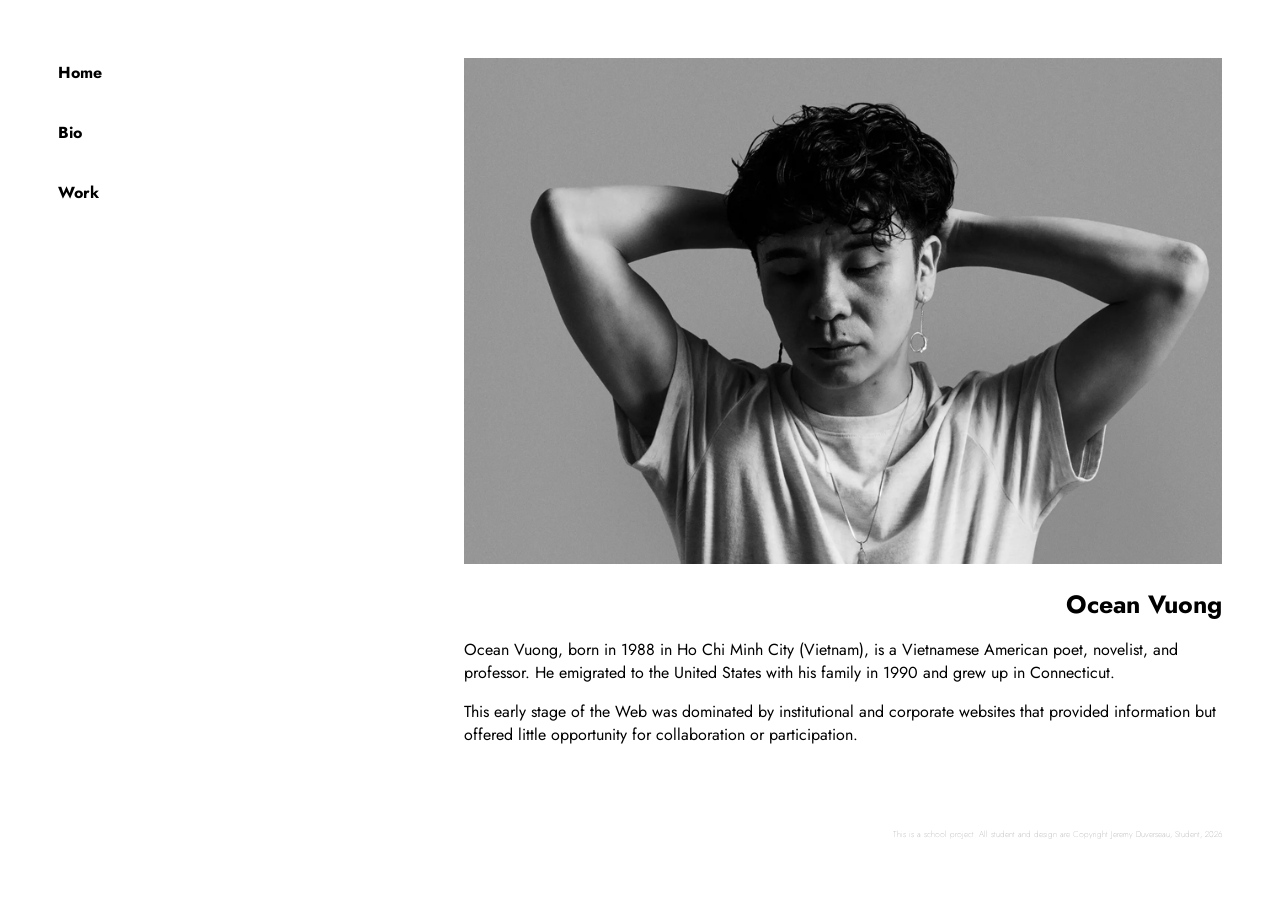
<file: assessments/Assessement_03/index.html>
<!doctype html>
<html lang="en">
  <head>
    <meta charset="UTF-8" />
    <meta name="viewport" content="width=device-width, initial-scale=1.0" />
    <title>Ocean Young</title>

    <!-- Meta Description for SEO-->
    <meta
      name="Description"
      content="Explore the work of Ocean Vuong, award winning poet and novelist, author of 'on Earth We're Briefly Gorgeous' and 'Time Is a Mother', explore love, loss, and identity with profound beauty"
    />

    <!--Open Graph for Social Sharing-->
    <meta property="og:title" content="Ocean Vuong" />
    <meta
      property="og:Description"
      content="Explore the work of Ocean Vuong, award winning poet and novelist, author of 'on Earth We're Briefly Gorgeous' and 'Time Is a Mother', explore love, loss, and identity with profound beauty"
    />

    <!--Author and Copyright-->
    <meta name="author" content="Your Name" />
    <meta name="Copyright" content="Your name, student project, 2026" />

    <!-- External Stylesheet-->
    <link rel="stylesheet" href="styles.css" />

    <!--Font importation-->
    <link rel="preconnect" href="https://fonts.googleapis.com" />
    <link rel="preconnect" href="https://fonts.gstatic.com" crossorigin />
    <link
      href="https://fonts.googleapis.com/css2?family=Jost:ital,wght@0,100..900;1,100..900&display=swap"
      rel="stylesheet"
    />
  </head>

  <body>
    <!--Navigation-->
    <nav>
      <a href="index.html">Home</a><br />
      <a href="bio.html">Bio</a><br />
      <a href="work.html">Work</a>
    </nav>

    <!-- Main Wrapper-->
    <div id="wrapper">
      <header>
        <img src="assets/Home.jpg" alt="Portrait of Ocean Vuong" />
        <h1>Ocean Vuong</h1>
      </header>

      <!--Main Content-->
      <main>
        <article>
          <p>
            <em>Ocean Vuong</em>, born in 1988 in Ho Chi Minh City (Vietnam), is
            a Vietnamese American poet, novelist, and professor. He emigrated to
            the United States with his family in 1990 and grew up in
            Connecticut.
          </p>
          <p>
            This early stage of the Web was dominated by institutional and
            corporate websites that provided information but offered little
            opportunity for collaboration or participation.
          </p>
        </article>
      </main>

      <!--Footer-->
      <footer>
        <small>
          <em
            >This is a school project. All student and design are Copyright
            Jeremy Duverseau, Student, 2026</em
          >
        </small>
      </footer>
    </div>
  </body>
</html>
</file>
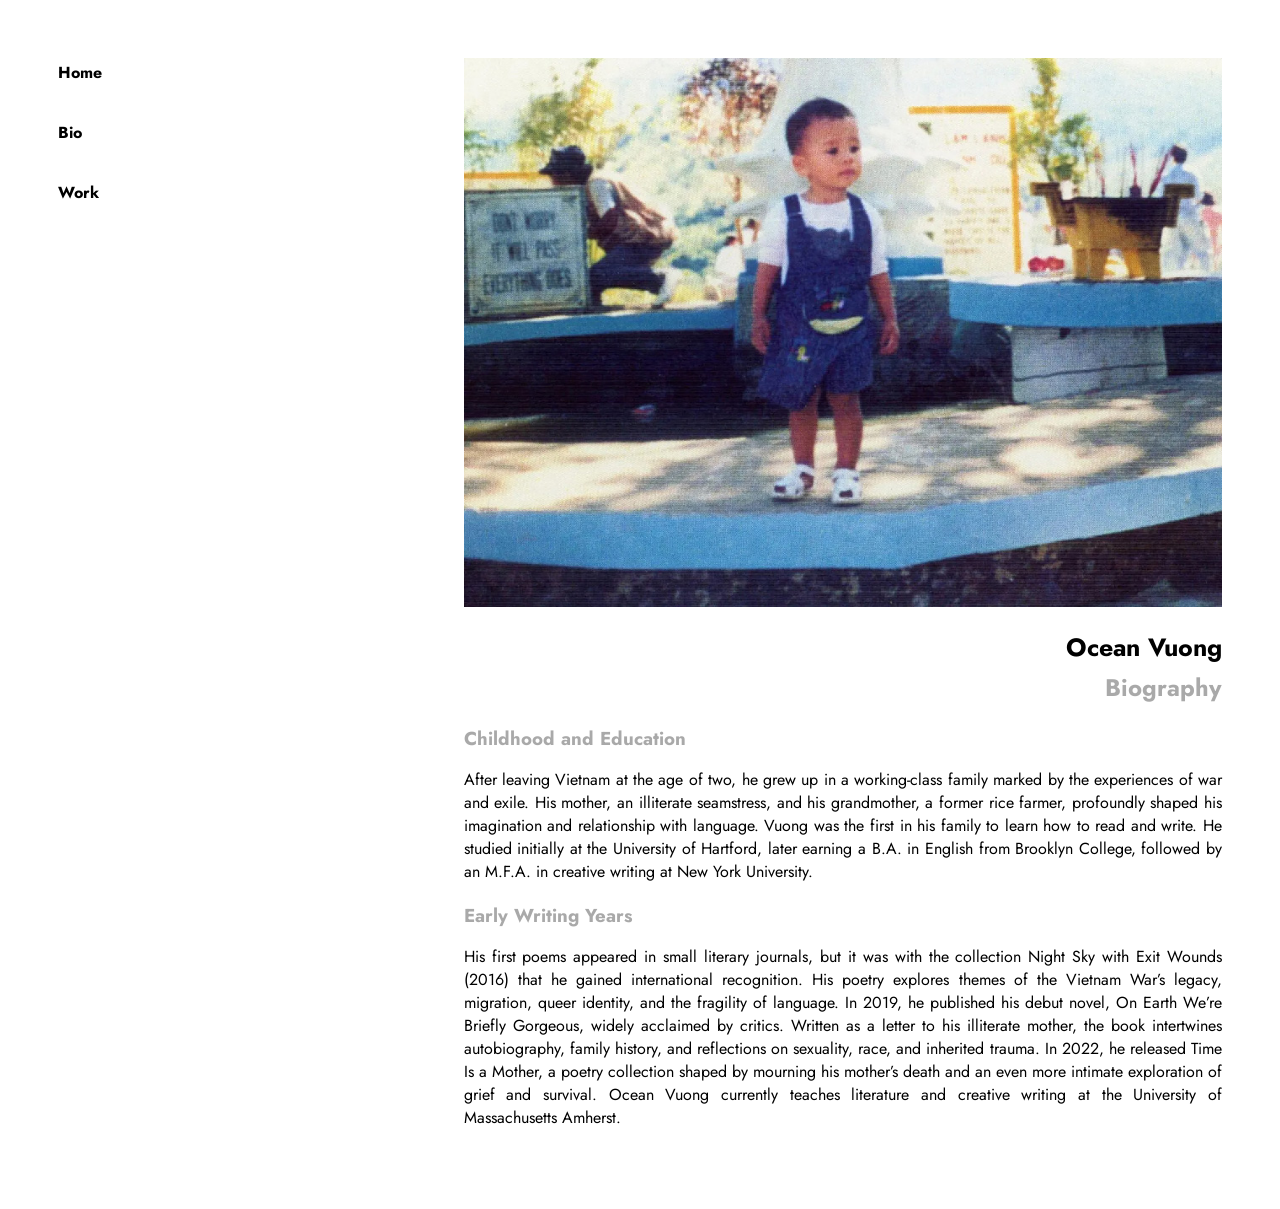
<file: assessments/Assessement_03/bio.html>
<!doctype html>
<html lang="en">
  <head>
    <meta charset="UTF-8" />
    <meta name="viewport" content="width=device-width, initial-scale=1.0" />
    <title>Work</title>
    <!-- External Stylesheet-->
    <link rel="Stylesheet" href="styles.css" />
  </head>

  <body>
    <!--Navigation-->
    <nav>
      <a href="index.html">Home</a><br />
      <a href="bio.html">Bio</a><br />
      <a href="work.html">Work</a>
    </nav>

    <div id="wrapper">
      <header>
        <img src="assets/Bio.jpg" />
        <h1>Ocean Vuong</h1>
        <h2>Biography</h2>
      </header>

      <!--Main Content-->
      <section>
        <article>
          <h3>Childhood and Education</h3>
          <p>
            After leaving Vietnam at the age of two, he grew up in a
            working-class family marked by the experiences of war and exile. His
            mother, an illiterate seamstress, and his grandmother, a former rice
            farmer, profoundly shaped his imagination and relationship with
            language. Vuong was the first in his family to learn how to read and
            write. He studied initially at the University of Hartford, later
            earning a B.A. in English from Brooklyn College, followed by an
            M.F.A. in creative writing at New York University.
          </p>
          <h3>Early Writing Years</h3>
          <p>
            His first poems appeared in small literary journals, but it was with
            the collection Night Sky with Exit Wounds (2016) that he gained
            international recognition. His poetry explores themes of the Vietnam
            War’s legacy, migration, queer identity, and the fragility of
            language. In 2019, he published his debut novel, On Earth We’re
            Briefly Gorgeous, widely acclaimed by critics. Written as a letter
            to his illiterate mother, the book intertwines autobiography, family
            history, and reflections on sexuality, race, and inherited trauma.
            In 2022, he released Time Is a Mother, a poetry collection shaped by
            mourning his mother’s death and an even more intimate exploration of
            grief and survival. Ocean Vuong currently teaches literature and
            creative writing at the University of Massachusetts Amherst.
          </p>
        </article>
      </section>
    </div>
  </body>
</html>
</file>
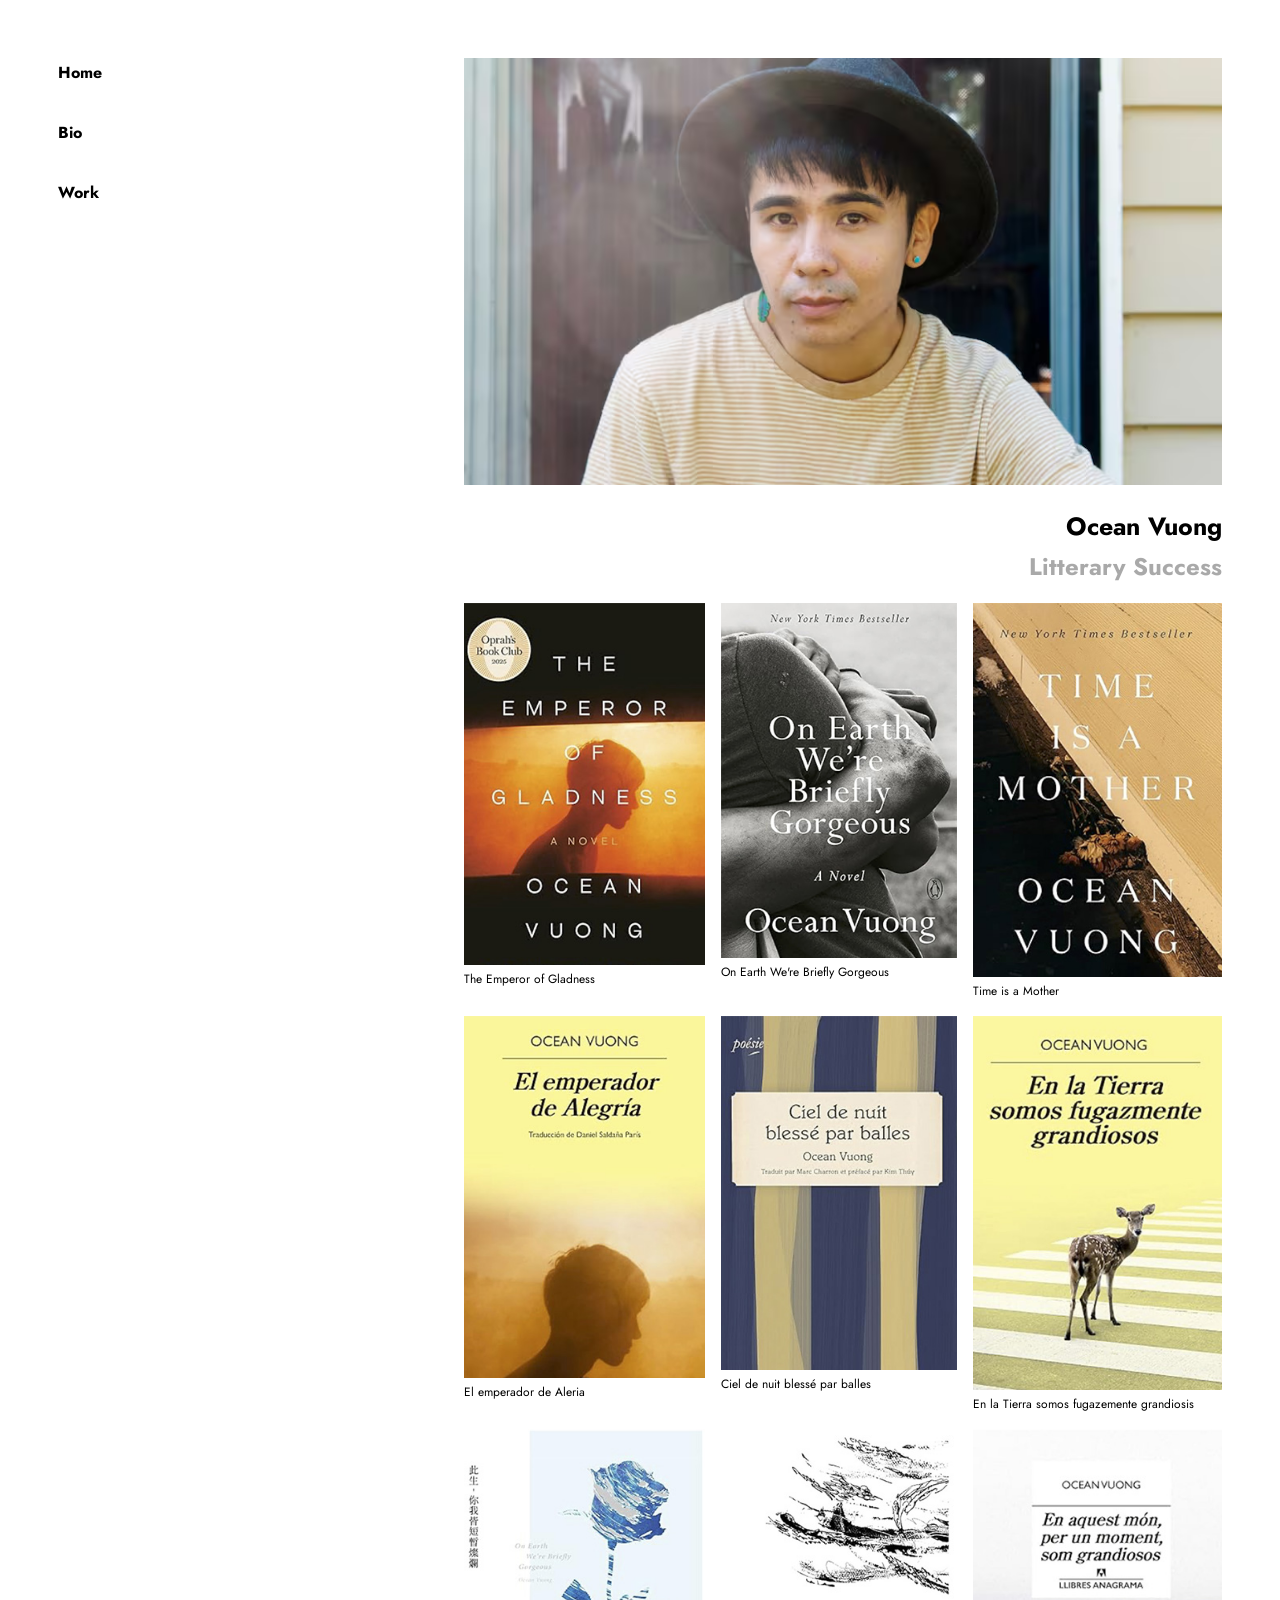
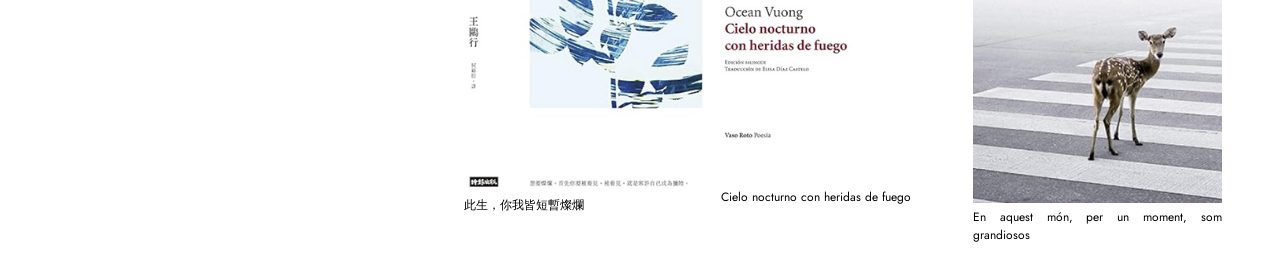
<file: assessments/Assessement_03/work.html>
<!doctype html>
<html lang="en">
  <head>
    <meta charset="UTF-8" />
    <meta name="viewport" content="width=device-width, initial-scale=1.0" />
    <title>Work</title>
    <!-- External Stylesheet-->
    <link rel="Stylesheet" href="styles.css" />
  </head>

  <body>
    <!--Navigation-->
    <nav>
      <a href="index.html">Home</a><br />
      <a href="bio.html">Bio</a><br />
      <a href="work.html">Work</a>
    </nav>

    <div id="wrapper">
      <header>
        <img src="assets/ocean-vuong-CBC.avif" />
        <h1>Ocean Vuong</h1>
        <h2>Litterary Success</h2>
      </header>

      <!--Main Content-->
      <section>
        <article>
          <div class="books">
            <figure>
              <img
                src="assets/Emperor.jpg"
                alt="Emperor of Gladness"
                loading="lazy"
              />
              <figcaption>The Emperor of Gladness</figcaption>
            </figure>
            <figure>
              <img
                src="assets/Earth.jpg"
                alt="On Earth We're Briefly Gorgeous"
                loading="lazy"
              />
              <figcaption>On Earth We're Briefly Gorgeous</figcaption>
            </figure>
            <figure>
              <img
                src="assets/Mother.jpg"
                alt="Time is a Mother"
                loading="lazy"
              />
              <figcaption>Time is a Mother</figcaption>
            </figure>
            <figure>
              <img
                src="assets/Emperador.jpg"
                alt="El emperador de Aleria"
                loading="lazy"
              />
              <figcaption>El emperador de Aleria</figcaption>
            </figure>
            <figure>
              <img
                src="assets/nuit.jpg"
                alt="UCiel de nuit blessé par balles"
                loading="lazy"
              />
              <figcaption>Ciel de nuit blessé par balles</figcaption>
            </figure>
            <figure>
              <img
                src="assets/Tierra.jpg"
                alt="En la Tierra somos fugazemente grandiosis"
                loading="lazy"
              />
              <figcaption>En la Tierra somos fugazemente grandiosis</figcaption>
            </figure>
            <figure>
              <img
                src="assets/ChineseED.jpg"
                alt="此生，你我皆短暫燦爛"
                loading="lazy"
              />
              <figcaption>此生，你我皆短暫燦爛</figcaption>
            </figure>
            <figure>
              <img
                src="assets/Heridas.jpg"
                alt="Cielo nocturno con heridas de fuego"
                loading="lazy"
              />
              <figcaption>Cielo nocturno con heridas de fuego</figcaption>
            </figure>
            <figure>
              <img
                src="assets/aquest.jpg"
                alt="En aquest món, per un moment, som grandiosos"
                loading="lazy"
              />
              <figcaption>En aquest món, per un moment, som grandiosos</figcaption>
            </figure>
          </div>

        </article>
      </section>
    </div>
  </body>
</html>
</file>
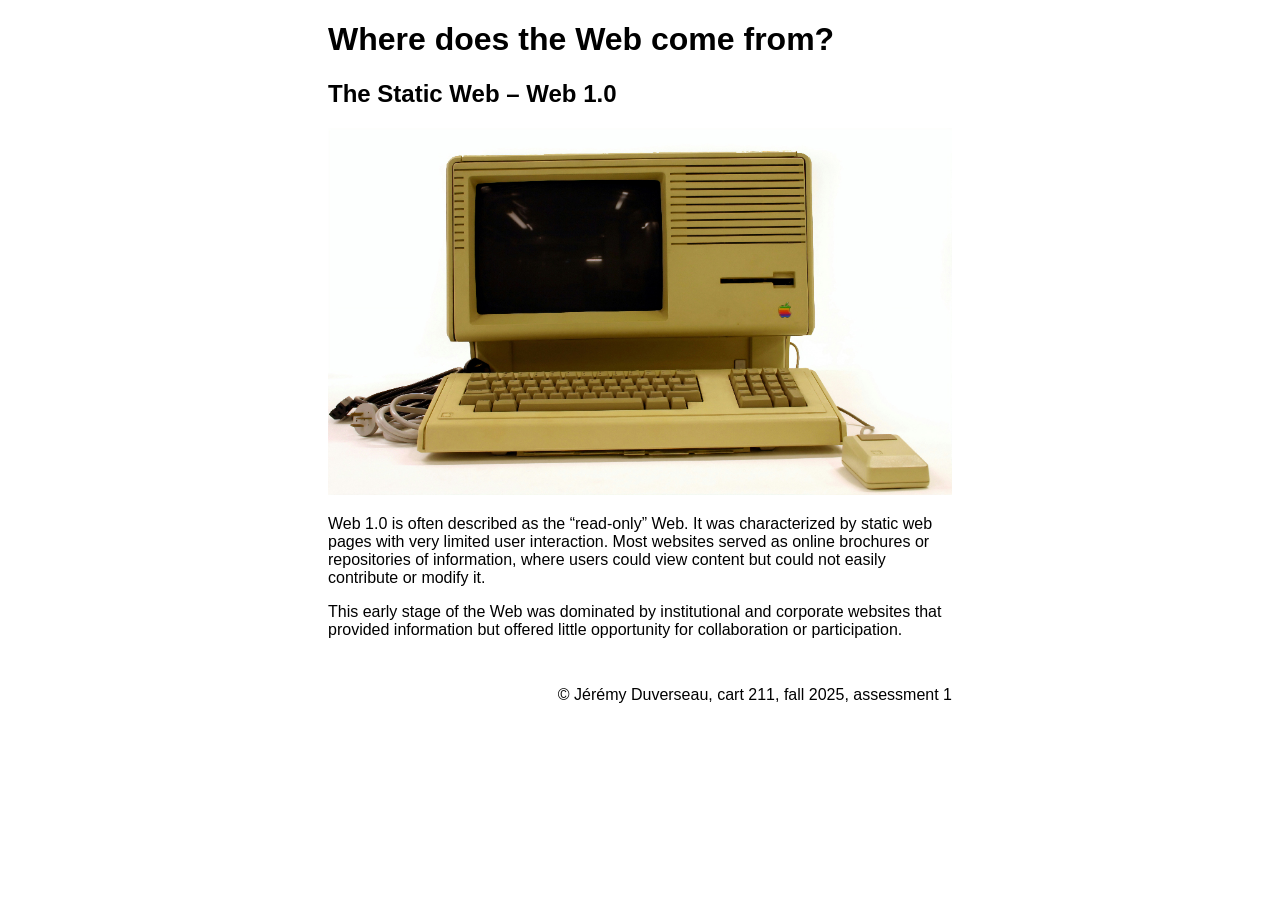
<file: assessments/assessment_02/duverseau_jeremy_assessment_02/page1.html>
<!doctype html>
<html lang="en">
  <head>
    <meta charset="UTF-8" />
    <meta name="viewport" content="width=device-width, initial-scale=1.0" />
    <title>The Static Web – Web 1.0</title>
  </head>

  <body style="font-family: Arial, Helvetica, sans-serif; padding: 0 25%">
    <header style="text-align: left">
      <h1>Where does the Web come from?</h1>
      <h2>The Static Web – Web 1.0</h2>
      <img src="media/apple-lisa.jpg" alt="apple lisa" style="width: 100%" />
    </header>

    <main>
      <p>
        Web 1.0 is often described as the “read-only” Web. It was characterized
        by static web pages with very limited user interaction. Most websites
        served as online brochures or repositories of information, where users
        could view content but could not easily contribute or modify it.
      </p>
      <p>
        This early stage of the Web was dominated by institutional and corporate
        websites that provided information but offered little opportunity for
        collaboration or participation.
      </p>
    </main>

    <footer style="text-align: right; padding-top: 15px">
      <p>© Jérémy Duverseau, cart 211, fall 2025, assessment 1</p>
    </footer>
  </body>
</html>
</file>
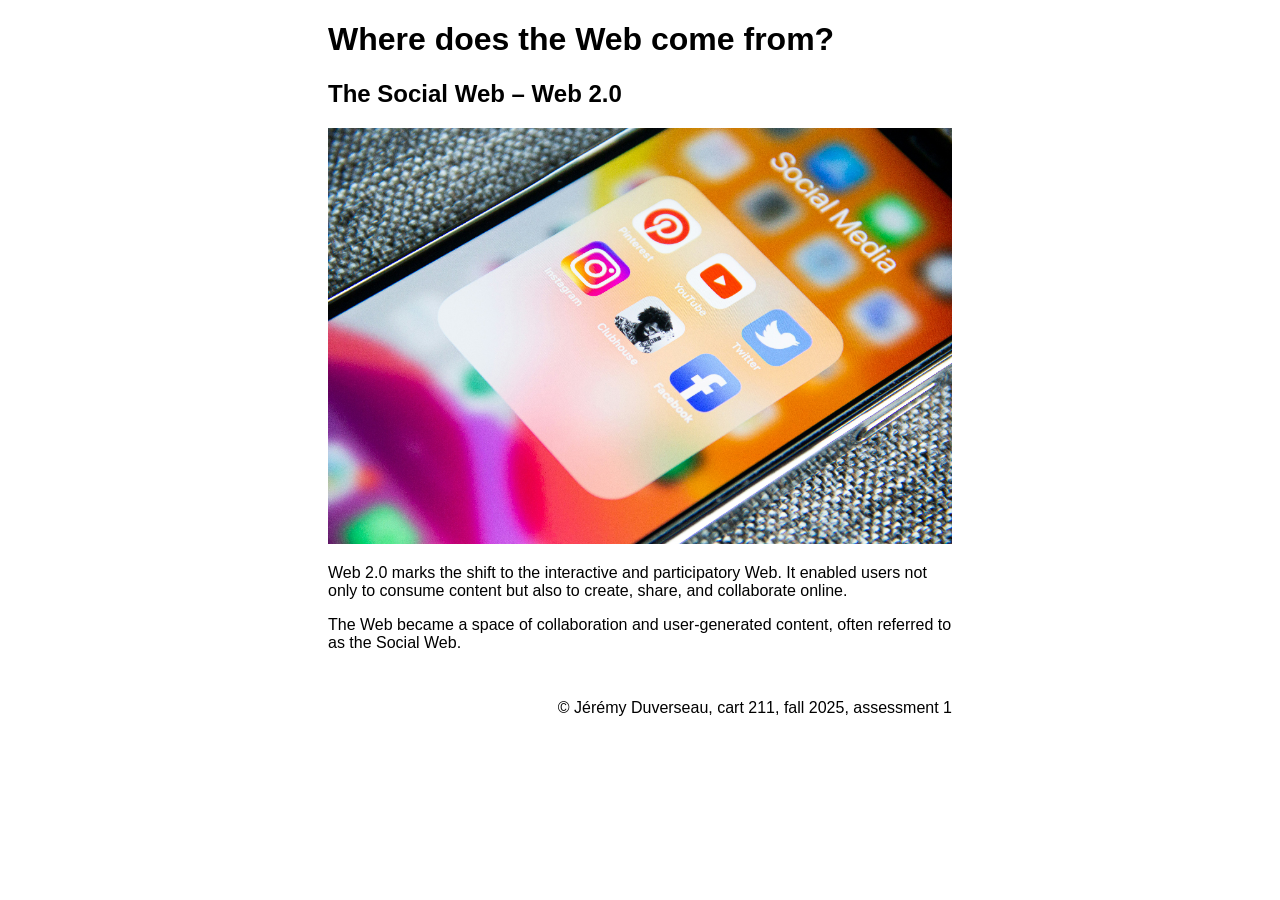
<file: assessments/assessment_02/duverseau_jeremy_assessment_02/page2.html>
<!doctype html>
<html lang="en">
  <head>
    <meta charset="UTF-8" />
    <meta name="viewport" content="width=device-width, initial-scale=1.0" />
    <title>The Social Web – Web 2.0</title>
  </head>

  <body style="font-family: Arial, Helvetica, sans-serif; padding: 0 25%">
    <header style="text-align: left">
      <h1>Where does the Web come from?</h1>
      <h2>The Social Web – Web 2.0</h2>
      <img
        src="media/social_media.jpg"
        alt="social media"
        style="width: 100%"
      />
    </header>

    <main>
      <p>
        Web 2.0 marks the shift to the interactive and participatory Web. It
        enabled users not only to consume content but also to create, share, and
        collaborate online.
      </p>
      <p>
        The Web became a space of collaboration and user-generated content, often referred to as the Social Web.
      </p>
    </main>

    <footer style="text-align: right; padding-top: 15px">
      <p>© Jérémy Duverseau, cart 211, fall 2025, assessment 1</p>
    </footer>
  </body>
</html>
</file>
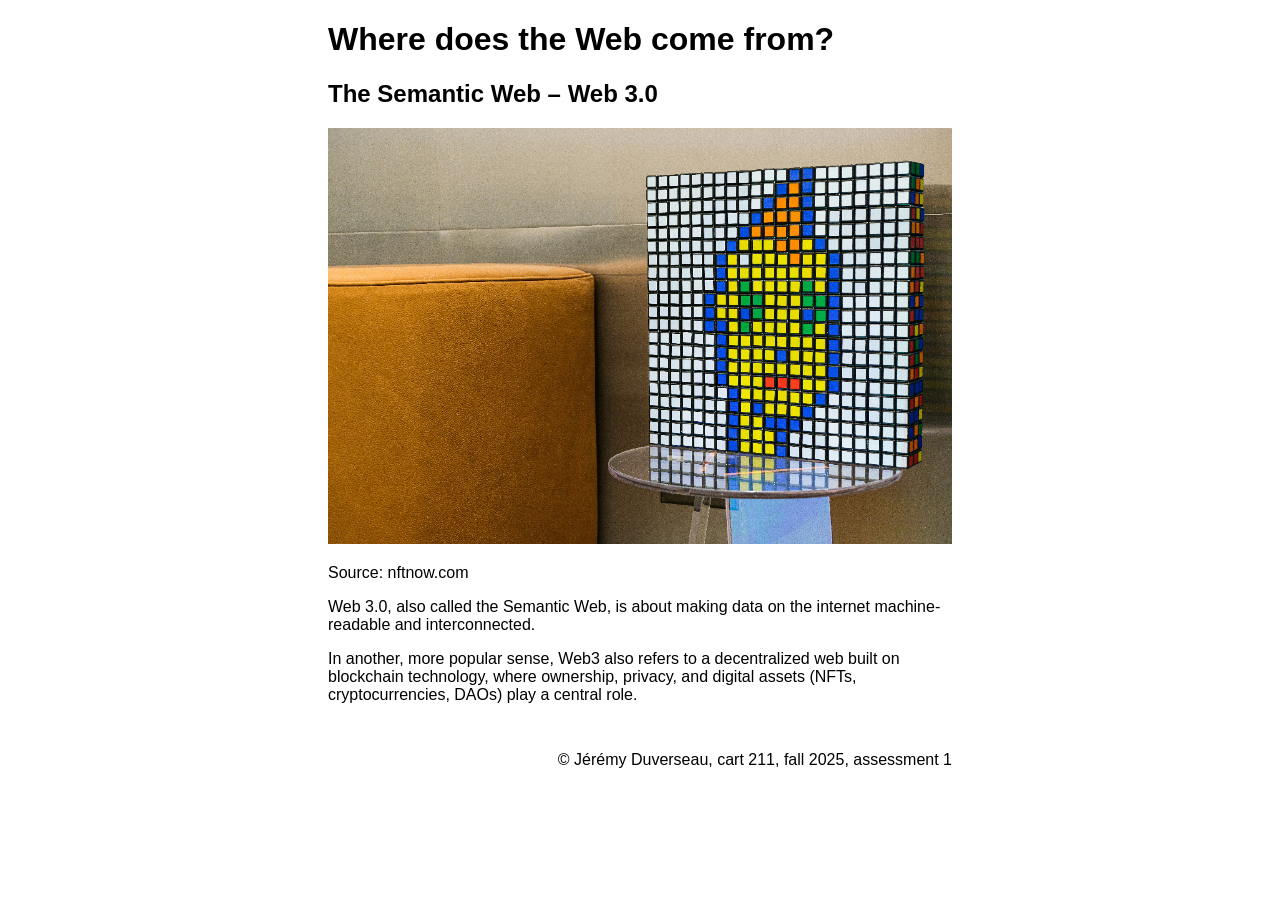
<file: assessments/assessment_02/duverseau_jeremy_assessment_02/page3.html>
<!doctype html>
<html lang="en">
  <head>
    <meta charset="UTF-8" />
    <meta name="viewport" content="width=device-width, initial-scale=1.0" />
    <title>The Semantic Web – Web 3.0</title>
  </head>

  <body style="font-family: Arial, Helvetica, sans-serif; padding: 0 25%">
    <header style="text-align: left">
      <h1>Where does the Web come from?</h1>
      <h2>The Semantic Web – Web 3.0</h2>
      <img src="media/cryptopunk.jpg" alt="cryptopunk" style="width: 100%" />
      <p>Source: nftnow.com</p>
    </header>

    <main>
      <p>
        Web 3.0, also called the Semantic Web, is about making data on the
        internet machine-readable and interconnected.
      </p>
      <p>
        In another, more popular sense, Web3 also refers to a decentralized web
        built on blockchain technology, where ownership, privacy, and digital
        assets (NFTs, cryptocurrencies, DAOs) play a central role.
      </p>
    </main>

    <footer style="text-align: right; padding-top: 15px">
      <p>© Jérémy Duverseau, cart 211, fall 2025, assessment 1</p>
    </footer>
  </body>
</html>
</file>
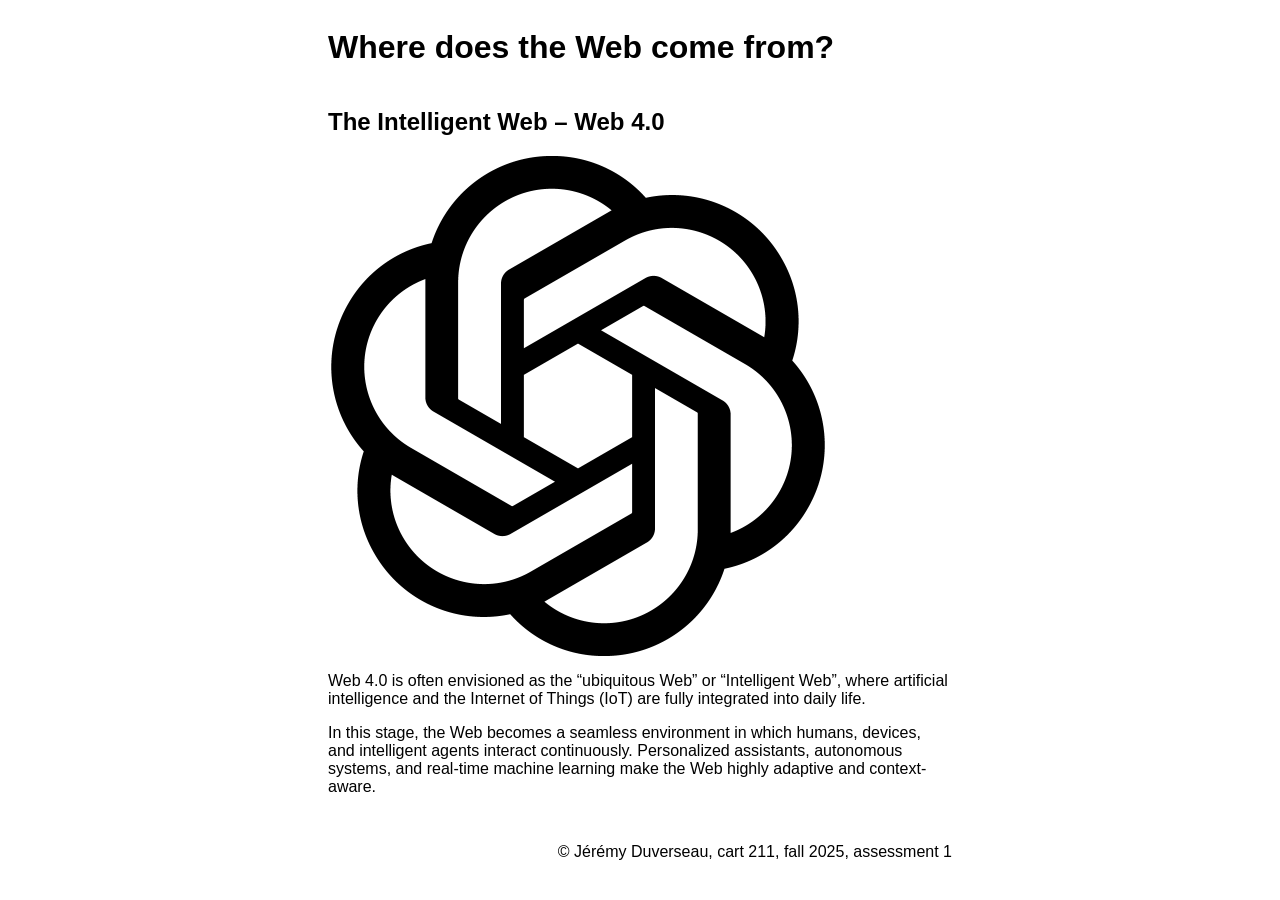
<file: assessments/assessment_02/duverseau_jeremy_assessment_02/page4.html>
<!doctype html>
<html lang="en">
  <head>
    <meta charset="UTF-8" />
    <meta name="viewport" content="width=device-width, initial-scale=1.0" />
    <title>The Intelligent Web – Web 4.0</title>
  </head>

  <body
    style="font-family: Arial, Helvetica, sans-serif; padding: 0 25%"
    style="margin: 0; min-height: 100vh; box-sizing: border-box;"
  >
    <header style="text-align: left; display:flex; flex-direction: column;">
      <h1>Where does the Web come from?</h1>
      <h2>The Intelligent Web – Web 4.0</h2>
      <img
        src="media/ChatGPT-Logo.gif"
        alt="ChatGPT Logo"
        style="max-width: 500px; width: 100%; display: block; position: relative; display:flex; flex-direction: column; justify-content: center;"
      />
    </header>

    <main>
      <p>
        Web 4.0 is often envisioned as the “ubiquitous Web” or “Intelligent
        Web”, where artificial intelligence and the Internet of Things (IoT) are
        fully integrated into daily life.
      </p>
      <p>
        In this stage, the Web becomes a seamless environment in which humans,
        devices, and intelligent agents interact continuously. Personalized
        assistants, autonomous systems, and real-time machine learning make the
        Web highly adaptive and context-aware.
      </p>
    </main>

    <footer style="text-align: right; padding-top: 15px">
      <p>© Jérémy Duverseau, cart 211, fall 2025, assessment 1</p>
    </footer>
  </body>
</html>
</file>
<file: assessments/Assessement_03/styles.css>
@import url('https://fonts.googleapis.com/css2?family=Jost:ital,wght@0,100..900;1,100..900&display=swap');

* {
    font-family: "Jost", sans-serif;
    font-style: normal;
    font-optical-sizing: auto;
}

/*
body {
  font-family: Arial, Helvetica, sans-serif;
}*/

/*
a {
    color: black;
    text-decoration: none;
    display: inline-block;
    margin-bottom: 10px;
    font-weight: bold;
}
    */

nav {
    margin-left: 50px;
    margin-top: 50px;
    position: fixed;
    line-height: 30px;
    width: 15%;
    float: left;
}

nav a {
    text-decoration: none;
    color: black;
    font-weight: bold;
    display: block;
    position: relative;
    overflow: hidden;
    transition: all 0.4s;
}

nav a:hover {
    letter-spacing: 4px;
}

/*
nav a:hover {
  color: darkgrey;
}
*/

#wrapper {
    margin-top: 50px;
    width: 60%;
    float: right;
    margin-right: 50px;
}

header h1 {
    text-align: right;
    font-size: 25px;
    margin-bottom: 5px;
}

header h2 {
    color: darkgrey;
    text-align: right;
    margin-top: 0;
}

main h3 {
    margin-top: 0px;
    margin-bottom: 10px;
    text-align: left;
    font-size: 20px;
    color: darkgray;
}

header img {
    position: relative;
    width: 100%;
    filter: grayscale('100%');
}


section {
    margin-bottom: 30px;
    text-align: justify;
}

.books {
    display: grid;
    grid-template-columns: auto auto auto;
    max-width: 100%;
    gap: 16px;
}

.books img {
    display: block;
    width: 100%;
    height: auto;
    min-width: 100%;
}

.books>div {
    text-align: center;
    padding: 10px;
}

.books figure {
    margin: 0;
}

article figure figcaption {
    margin-top: 5px;
    font-size: 12px;
    bottom: 0;
    position: relative;
}

article h3 {
    margin-bottom: 10px;
    color: darkgrey;
}

article p:last-child {
    margin-bottom: 80px;
}

footer {
    margin-top: 20px;
    min-height: 30px;
    font-size: 10px;
    font-weight: lighter;
    text-align: right;
    font-style: italic;
}



@media (max-width: 480px) {
    nav {
        margin: 0 auto;
        width: 100%;
        margin-bottom: 20px;
        box-sizing: border-box;
        padding: 20px 0;
        line-height: auto;
        position: relative;
        display: flex;
        justify-content: space-around;
        align-items: center;
        flex-wrap: wrap;
        background: #000;
        z-index: 1000;
        color: white;
        float: none;
    }

    nav a {
        color: white;
    }

    #wrapper {
        margin-top: 500px;
        position: relative;
        width: 90%;
        margin: 0 auto;
        float: none;
        line-height: 150%;
    }

    main {
        text-align: justify;
    }



    .books {
        grid-template-columns: auto auto;
        gap: 16px;
    }

    .books figcaption {
        font-size: smaller;
    }

    /*
    nav a:hover {
        letter-spacing: none;
    }
    */
}
</file>
